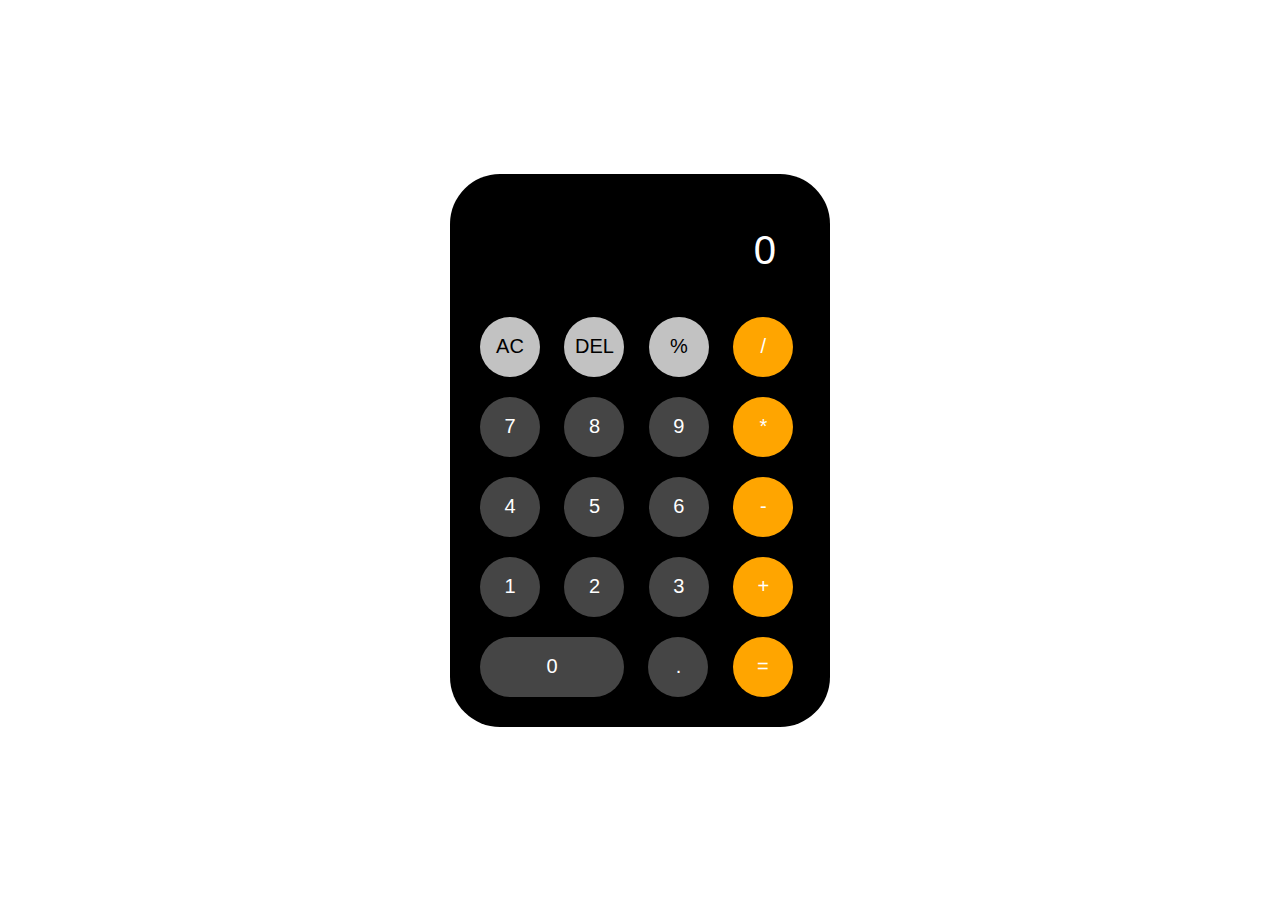
<file: Task 1/index.html>
<!DOCTYPE html>
<html lang="en">
<head>
    <meta charset="UTF-8">
    <meta name="viewport" content="width=device-width, initial-scale=1.0">
    <link rel="stylesheet" href="style.css">
    <title>Calculator</title>
</head>
<body>
    <div class="calculator">
        <input type="text" placeholder="0" id="inputBox">
        <div>
            <button class="color3">AC</button>
            <button class="color3">DEL</button>
            <button class="color3">%</button>
            <button class="color1">/</button>
        </div>
        <div>
            <button class="color2">7</button>
            <button class="color2">8</button>
            <button class="color2">9</button>
            <button class="color1">*</button>
        </div>
        <div>
            <button class="color2">4</button>
            <button class="color2">5</button>
            <button class="color2">6</button>
            <button class="color1">-</button>
        </div>
        <div>
            <button class="color2">1</button>
            <button class="color2">2</button>
            <button class="color2">3</button>
            <button class="color1">+</button>
        </div>
        <div>
            <button class="sizing">0</button>
            <button class="color2">.</button>
            <button class="color1">=</button>
        </div>
    </div>
    <script src="script.js"></script>
</body>
</html>
</file>
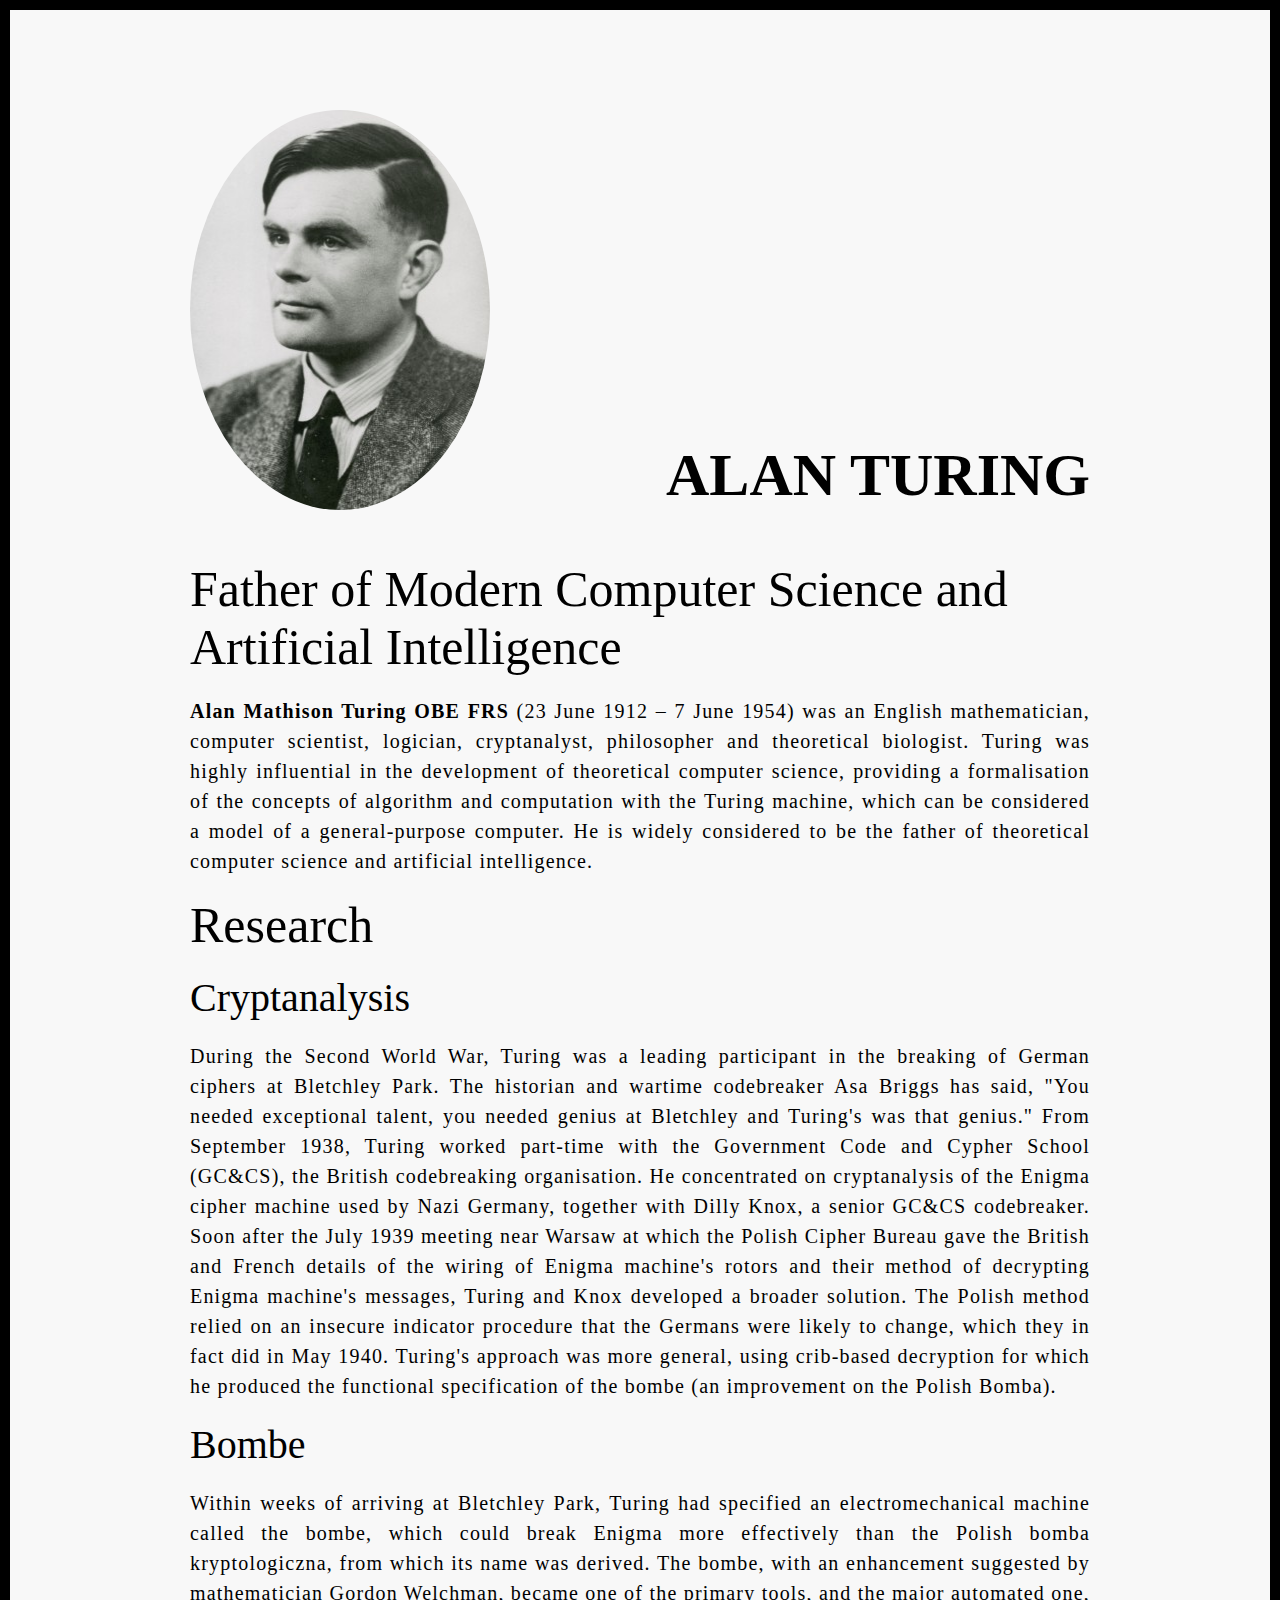
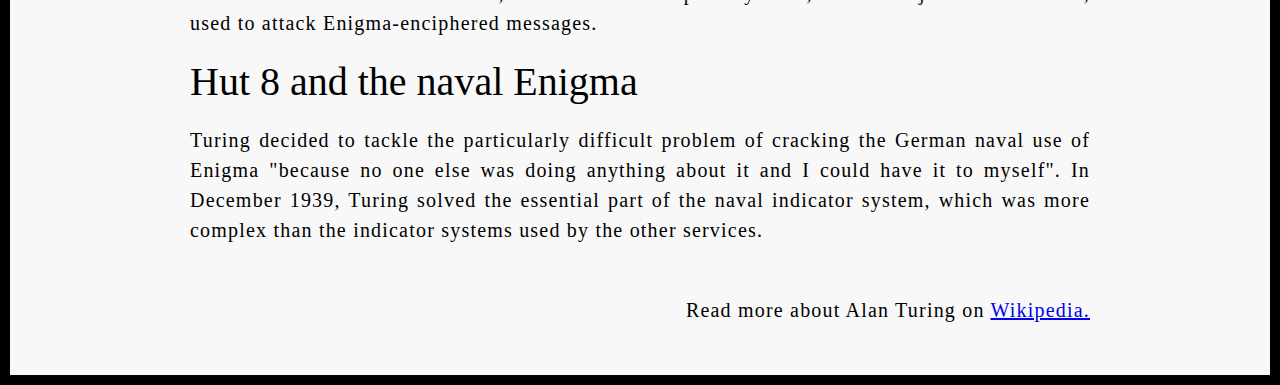
<file: Task 2/index.html>
<!DOCTYPE html>
<html lang="en">
<head>
    <meta charset="UTF-8">
    <meta name="viewport" content="width=device-width, initial-scale=1.0">
    <title>Tribute Website</title>
    <link rel="stylesheet" href="style.css">
</head>
<body>

<div class="container">
    <div class="content">
        <section class="top_section">
            <div class="image_container">
                <img src="Images/image.jpg" alt="tribute"/>
            </div>
            <div>
                <h1>
                    Alan Turing
                </h1>
            </div>
        </section>
        <section class="about_section">
            <h2>
                Father of Modern Computer Science and Artificial Intelligence
            </h2>
            <p>
                <b>Alan Mathison Turing OBE FRS</b> (23 June 1912 – 7 June 1954) was an English mathematician, computer scientist, logician, cryptanalyst, philosopher and theoretical biologist. Turing was highly influential in the development of theoretical computer science, providing a formalisation of the concepts of algorithm and computation with the Turing machine, which can be considered a model of a general-purpose computer. He is widely considered to be the father of theoretical computer science and artificial intelligence.  
            </p>
        </section>
        <section class="contributions">
            <h3>Research</h3>
                <h4>
                    Cryptanalysis
                </h4>
                <p2>
                    During the Second World War, Turing was a leading participant in the breaking of German ciphers at Bletchley Park. The historian and wartime codebreaker Asa Briggs has said, "You needed exceptional talent, you needed genius at Bletchley and Turing's was that genius."
                </p2>
                <p3>
                    From September 1938, Turing worked part-time with the Government Code and Cypher School (GC&CS), the British codebreaking organisation. He concentrated on cryptanalysis of the Enigma cipher machine used by Nazi Germany, together with Dilly Knox, a senior GC&CS codebreaker. Soon after the July 1939 meeting near Warsaw at which the Polish Cipher Bureau gave the British and French details of the wiring of Enigma machine's rotors and their method of decrypting Enigma machine's messages, Turing and Knox developed a broader solution. The Polish method relied on an insecure indicator procedure that the Germans were likely to change, which they in fact did in May 1940. Turing's approach was more general, using crib-based decryption for which he produced the functional specification of the bombe (an improvement on the Polish Bomba).
                </p3>
                <h5>
                    Bombe
                </h5>
                <p4>
                    Within weeks of arriving at Bletchley Park, Turing had specified an electromechanical machine called the bombe, which could break Enigma more effectively than the Polish bomba kryptologiczna, from which its name was derived. The bombe, with an enhancement suggested by mathematician Gordon Welchman, became one of the primary tools, and the major automated one, used to attack Enigma-enciphered messages.
                </p4>
                <h6>
                    Hut 8 and the naval Enigma
                </h6>
                <p5>
                    Turing decided to tackle the particularly difficult problem of cracking the German naval use of Enigma "because no one else was doing anything about it and I could have it to myself". In December 1939, Turing solved the essential part of the naval indicator system, which was more complex than the indicator systems used by the other services.
                </p5>
        </section>
        <footer>
            <p>
                Read more about Alan Turing on <a href="https://en.wikipedia.org/wiki/Alan_Turing">Wikipedia.</a>
            </p>
        </footer>
    </div>
</div>
    
</body>
</html>
</file>
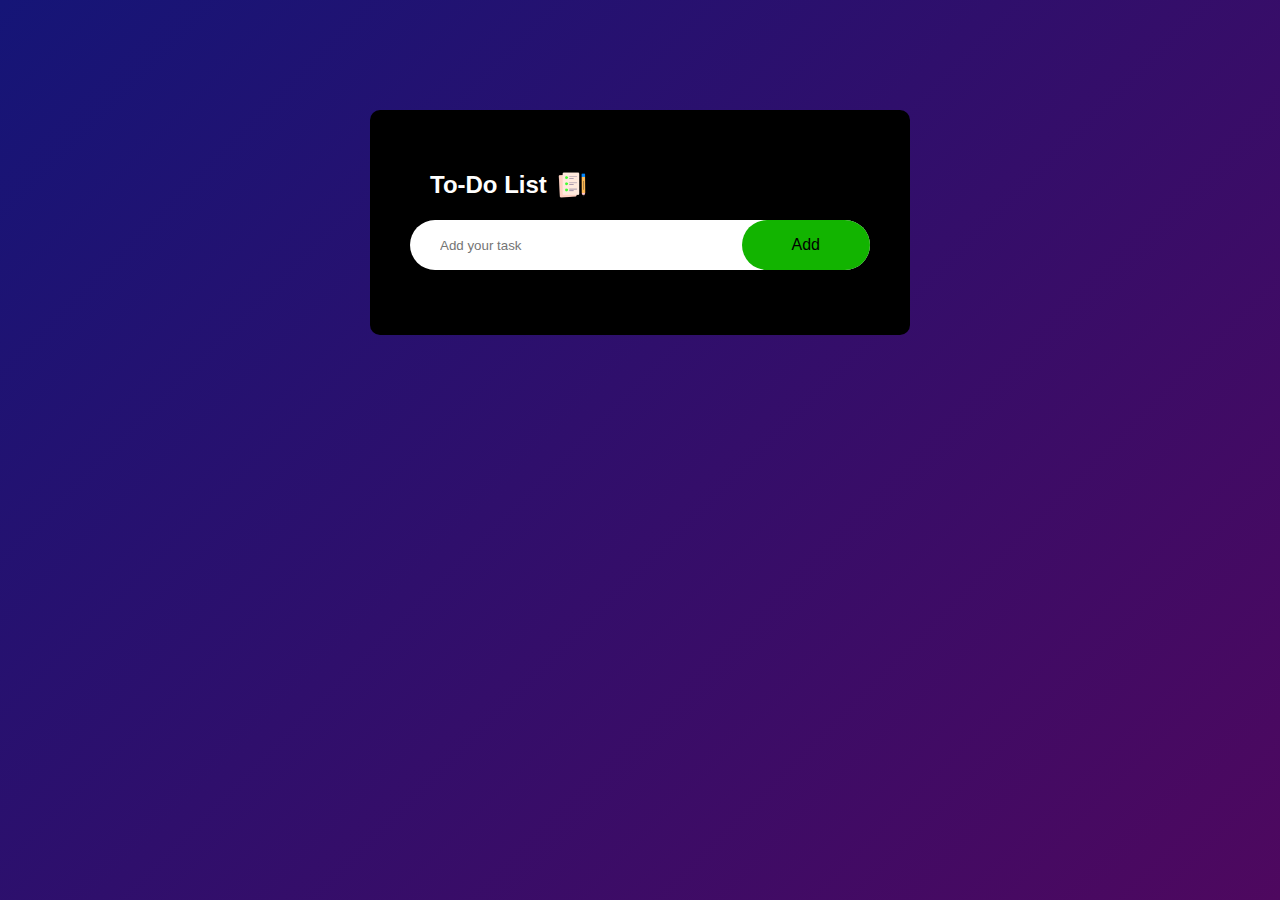
<file: Task 3/index.html>
<!DOCTYPE html>
<html lang="en">
<head>
    <meta charset="UTF-8">
    <meta name="viewport" content="width=device-width, initial-scale=1.0">
    <title>To-Do List</title>
    <link rel="stylesheet" href="style.css">
</head>
<body>
    <div class="container">
        <div class="todoapp">
            <h2>To-Do List <img src="images/icon.png"></h2>
            <div class="row">
                <input type="text" id="input-box" placeholder="Add your task">
                <button onclick="addTask()">Add</button>
            </div>
            <ul id="list-container">
                <!-- <li class="checked">Task 1</li>
                <li>Task 2</li>
                <li>Task 3</li> -->
            </ul>
        </div>
    </div>
<script src="script.js"></script>
</body>
</html>
</file>
<file: Task 1/style.css>
*{
    margin: 0;
    padding: 0;
    box-sizing: border-box;
    font-family: 'Poppins', sans-serif;
}

body{
    width: 100%;
    height: 100vh;
    display: flex;
    justify-content: center;
    align-items: center;
    background: #ffffff;
}

.calculator{
    background: #000000;
    padding: 20px;
    border-radius: 50px;
}

input{
    width: 320px;
    border: none;
    padding: 24px;
    margin: 10px;
    background: transparent;
    font-size: 40px;
    text-align: right;
    cursor: pointer;
    color: #ffffff;
}

input::placeholder {
    color: #ffffff;
}

button{
    border: none;
    width: 60px;
    height: 60px;
    margin: 10px;
    border-radius: 50%;
    background: transparent;
    color: #ffffff;
    font-size: 20px;
    cursor: pointer;
}

.color1{
    background-color: #ffa500;
}

.color2{
    background-color: #454545;
}

.color3{
    background-color: #c2c2c2;
    color: #000000;
}

.sizing{
    height: 60px;
    width: 144px;
    border-radius: 50px;
    background-color: #454545;
}
</file>
<file: Task 2/style.css>
*{
    margin: 0;
    padding: 0;
    box-sizing: border-box;
}

.container{
    background-color: #f8f8f8;
    min-height: 100vh;
    border:10px solid #000000;
}

.content{
    max-width: 900px;
    margin: 0 auto;
}

.top_section{
    margin-top: 100px;
    display: flex;
    justify-content: space-between;
    align-items: flex-end;
}

.top_section h1 {
    font-size: 60px;
    font-weight: bold;
    color: #000000;
    text-transform: uppercase;
}

.image_container{
    border-radius: 50%;
    overflow: hidden;
}

.image_container,img{
    width: 300px;
    height: 400px;
}

.about_section{
    margin-top: 50px;
}

.about_section h2{
    font-size: 50px;
    font-weight: 400;
    margin-bottom: 20px;
}

.about_section p{
    font-size: 20px;
    line-height: 30px;
    letter-spacing: 1.2px;
    margin-bottom: 20px;
    text-align: justify;
}

.contributions{
    text-align: justify;
}

.contributions h3{
    font-size: 50px;
    font-weight: 400;
    margin-bottom: 20px;
    margin-top: 20px;
}

.contributions h4{
    font-size: 40px;
    font-weight: 200;
    margin-bottom: 20px;
    margin-top: 20px;
}

.contributions h5{
    font-size: 40px;
    font-weight: 200;
    margin-bottom: 20px;
    margin-top: 20px;
}

.contributions h6{
    font-size: 40px;
    font-weight: 200;
    margin-bottom: 20px;
    margin-top: 20px;
}

.contributions p2{
    font-size: 20px;
    line-height: 30px;
    letter-spacing: 1.2px;
    text-align: justify;  
}

.contributions p3{
    font-size: 20px;
    line-height: 30px;
    letter-spacing: 1.2px;
    text-align: justify;
}

.contributions p4{
    font-size: 20px;
    line-height: 30px;
    letter-spacing: 1.2px;
    text-align: justify;
}

.contributions p5{
    font-size: 20px;
    line-height: 30px;
    letter-spacing: 1.2px;
    text-align: justify;
}

footer{
    margin: 50px 0;
}

footer p{
    font-size: 20px;
    line-height: 30px;
    letter-spacing: 1.2px;
    text-align: end;
}
</file>
<file: Task 3/style.css>
*{
    margin: 0;
    padding: 0;
    font-family: 'Poppins', sans-serif;
    box-sizing: border-box;
}

.container{
    width: 100%;
    min-height: 100vh;
    background: linear-gradient(135deg, #151577, #4e085f);
    padding: 10px;
}

.todoapp{
    width: 100%;
    max-width: 540px;
    background: #000000;
    margin: 100px auto 20px;
    padding: 40px;
    border-radius: 10px;
}

.todoapp h2{
    color: #ffffff;
    display: flex;
    align-items: center;
    margin: 20px;
}

.todoapp h2 img{
    width: 30px;
    margin-left: 10px;
}

.row{
    display: flex;
    align-items: center;
    justify-content: space-between;
    background: #ffffff;
    border-radius: 30px;
    padding-left: 20px;
    margin-bottom: 25px;
}

input{
    flex: 1;
    border: none;
    outline: none;
    background: transparent;
    padding: 10px;
    font-weight: 14px;
}

button{
    border: none;
    outline: none;
    padding: 16px 50px;
    background: #12b400;
    color: #000000;
    font-size: 16px;
    cursor: pointer;
    border-radius: 40px;
}

ul li{
    list-style: none;
    font-size: 17px;
    padding: 17px 8px 12px 50px;
    color: #ffffff;
    user-select: none;
    cursor: pointer;
    position: relative;
}

ul li::before{
    content: '';
    position: absolute;
    height: 28px;
    width: 28px;
    border-radius: 50%;
    background-image: url(images/unchecked.png);
    background-size: cover;
    background-position: center;
    top: 12px;
    left: 8px;
}

ul li.checked{
    color: #00b906;
    text-decoration: line-through;
}

ul li.checked::before{
    background-image: url(images/checked.png);
}

ul li span{
    position: absolute;
    right: 0;
    top: 5px;
    width: 40px;
    height: 40px;
    font-size: 22px;
    color: #555;
    line-height: 40px;
    text-align: center;
    border-radius: 50%;
}

ul li span:hover{
    background: rgb(255, 25, 25);
}
</file>
